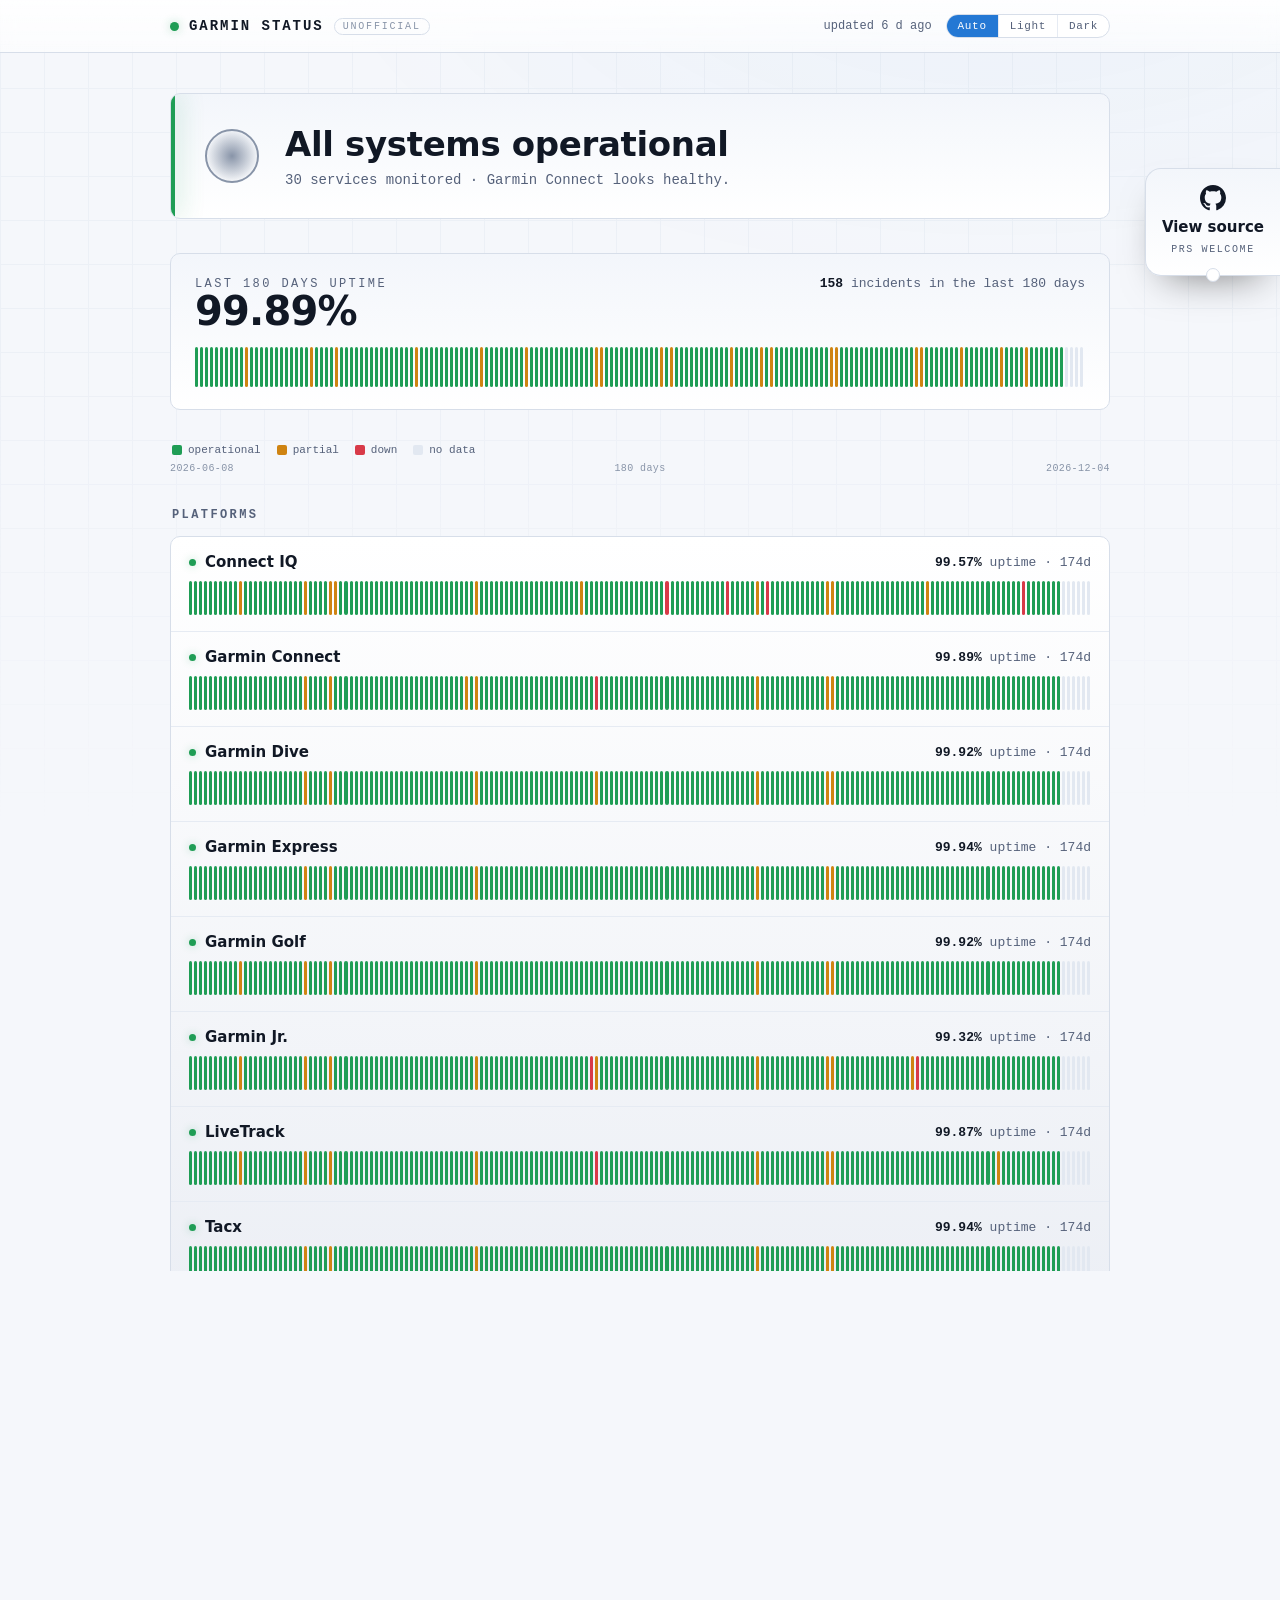
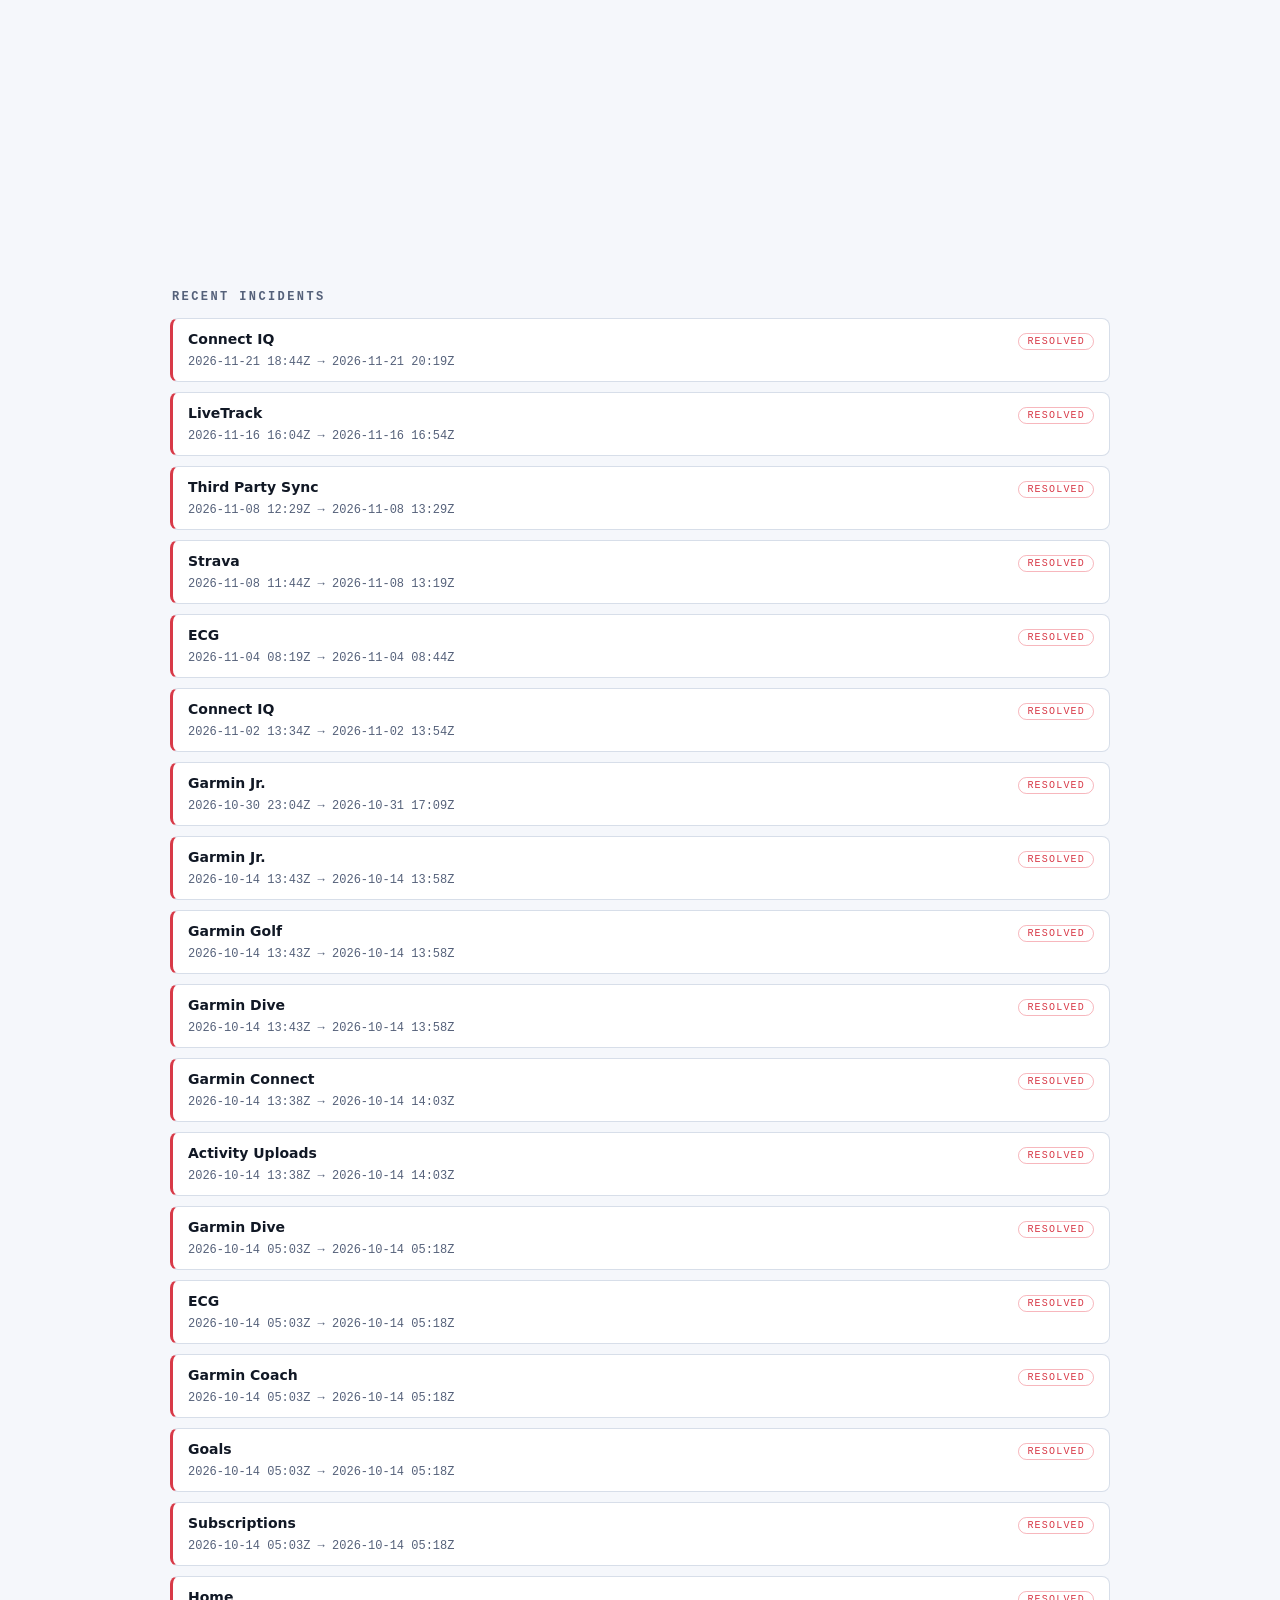
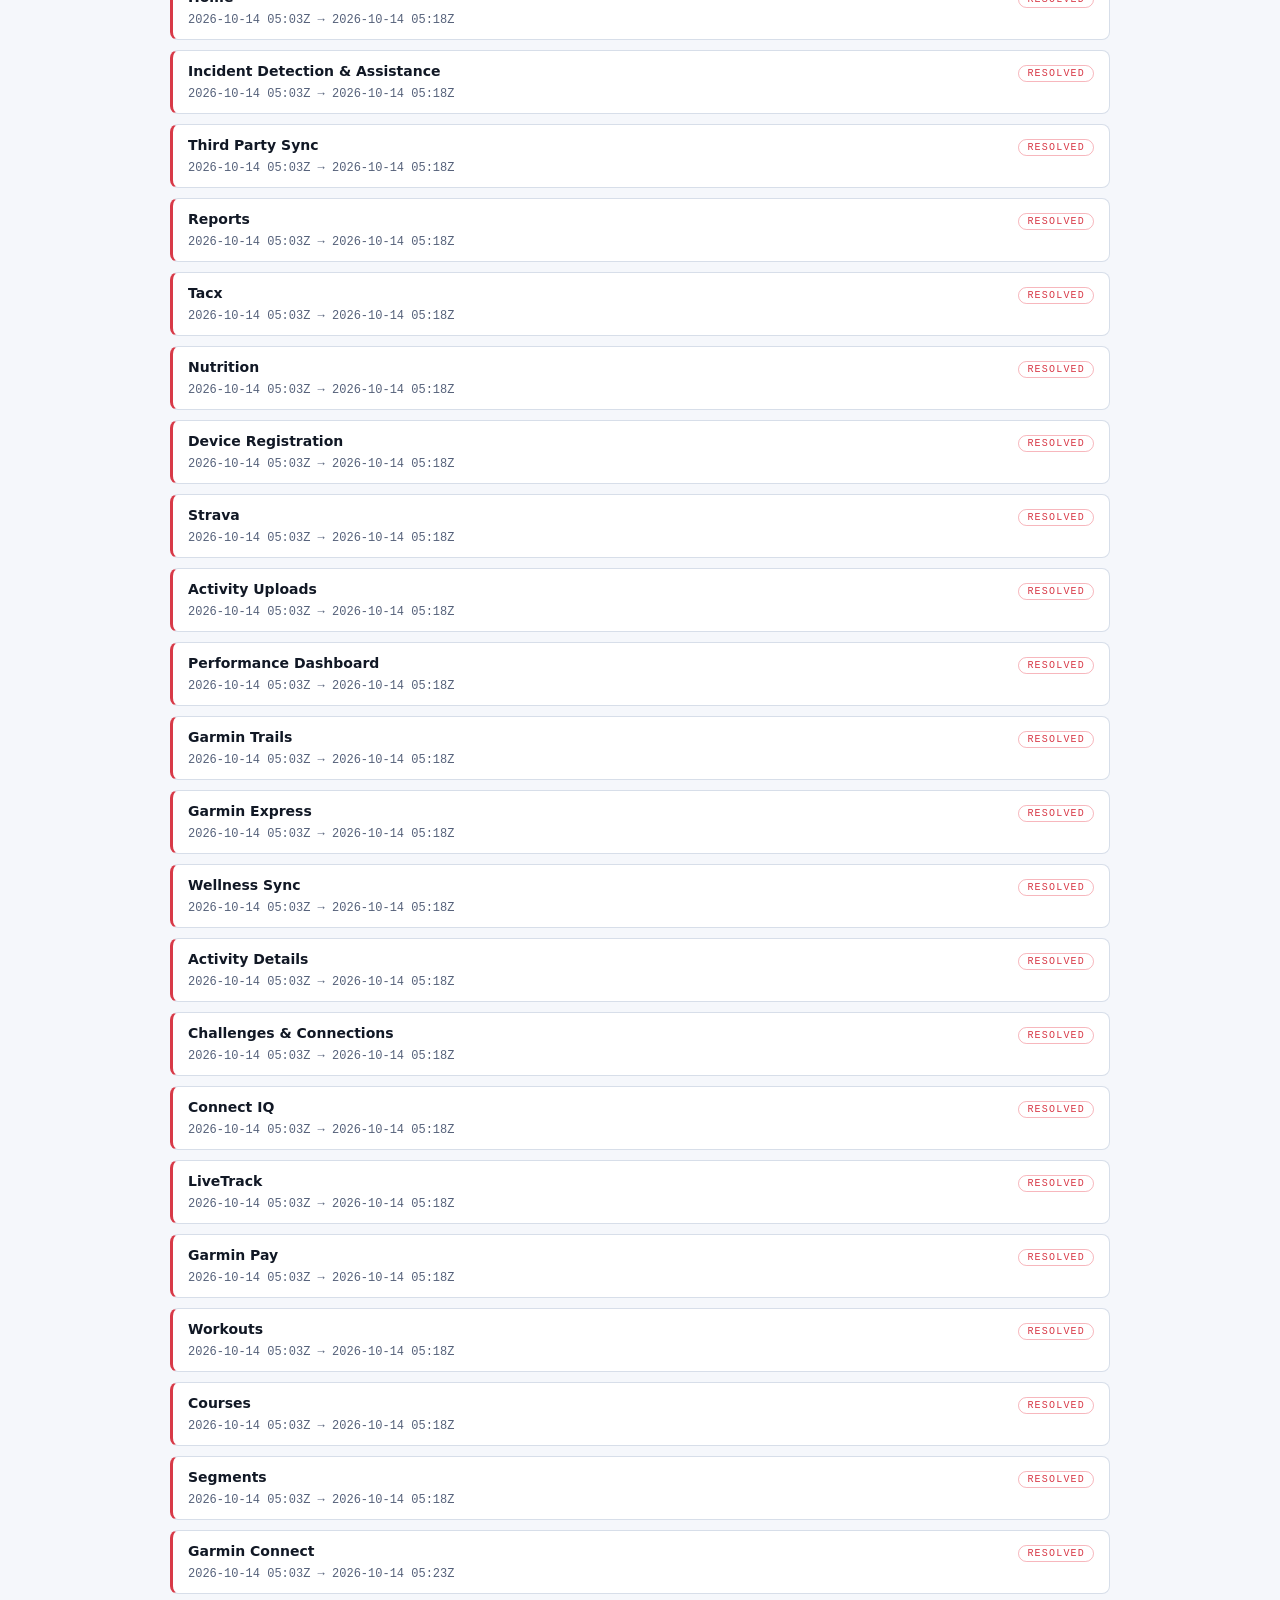
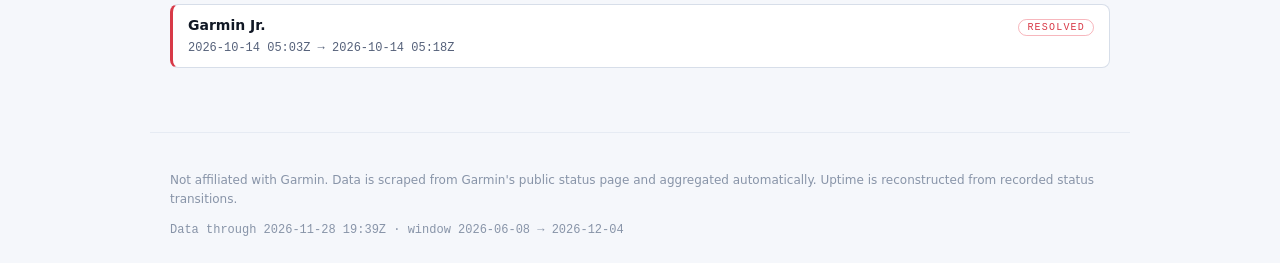
<file: index.html>
<!doctype html>
<html lang="en">
<head>
  <meta charset="utf-8" />
  <meta name="viewport" content="width=device-width, initial-scale=1" />
  <title>Garmin Status — unofficial uptime history</title>
  <meta name="description" content="Unofficial Garmin Connect status page with 180 days of uptime history." />
  <link rel="icon" href="data:image/svg+xml,%3Csvg xmlns='http://www.w3.org/2000/svg' viewBox='0 0 100 100'%3E%3Ctext y='.9em' font-size='90'%3E%F0%9F%93%A1%3C/text%3E%3C/svg%3E" />
  <script>
    // Apply the saved theme before first paint to avoid a flash. No stored
    // value (or "auto") leaves the attribute unset so prefers-color-scheme wins.
    (function () {
      try {
        var t = localStorage.getItem("theme");
        if (t === "light" || t === "dark") document.documentElement.dataset.theme = t;
      } catch (e) { /* ignore */ }
    })();
  </script>
  <link rel="stylesheet" href="style.css" />
</head>
<body>
  <div class="grid-bg" aria-hidden="true"></div>

  <header class="masthead">
    <div class="masthead__inner">
      <div class="brand">
        <span class="brand__dot" id="brandDot"></span>
        <span class="brand__name">GARMIN&nbsp;STATUS</span>
        <span class="brand__tag">unofficial</span>
      </div>
      <div class="masthead__right">
        <span class="masthead__meta" id="lastChecked">—</span>
        <div class="theme-toggle" id="themeToggle" role="group" aria-label="Theme">
          <button type="button" data-mode="auto" title="Follow system theme">Auto</button>
          <button type="button" data-mode="light" title="Light theme">Light</button>
          <button type="button" data-mode="dark" title="Dark theme">Dark</button>
        </div>
      </div>
    </div>
  </header>

  <main class="wrap" id="app" aria-live="polite">
    <section class="hero" id="hero">
      <div class="hero__pulse" id="heroPulse"></div>
      <div class="hero__text">
        <h1 class="hero__headline" id="heroHeadline">Loading status…</h1>
        <p class="hero__sub" id="heroSub">Fetching the last 180 days of uptime history.</p>
      </div>
    </section>

    <section class="summary" id="summary" hidden></section>

    <div id="sections"></div>

    <section class="incidents" id="incidentsSection" hidden>
      <h2 class="section__title">Recent incidents</h2>
      <ol class="incident-list" id="incidentList"></ol>
    </section>
  </main>

  <footer class="foot">
    <p>
      Not affiliated with Garmin. Data is scraped from Garmin's public status page and
      aggregated automatically. Uptime is reconstructed from recorded status transitions.
    </p>
    <p class="foot__span" id="footSpan"></p>
  </footer>

  <div class="tip" id="tip" role="tooltip" hidden></div>

  <a class="viewsource" href="https://github.com/tamcore/garminstatus" target="_blank" rel="noopener"
     aria-label="View source on GitHub — PRs welcome">
    <svg viewBox="0 0 16 16" width="26" height="26" aria-hidden="true" fill="currentColor">
      <path d="M8 0C3.58 0 0 3.58 0 8c0 3.54 2.29 6.53 5.47 7.59.4.07.55-.17.55-.38 0-.19-.01-.82-.01-1.49-2.01.37-2.53-.49-2.69-.94-.09-.23-.48-.94-.82-1.13-.28-.15-.68-.52-.01-.53.63-.01 1.08.58 1.23.82.72 1.21 1.87.87 2.33.66.07-.52.28-.87.51-1.07-1.78-.2-3.64-.89-3.64-3.95 0-.87.31-1.59.82-2.15-.08-.2-.36-1.02.08-2.12 0 0 .67-.21 2.2.82.64-.18 1.32-.27 2-.27.68 0 1.36.09 2 .27 1.53-1.04 2.2-.82 2.2-.82.44 1.1.16 1.92.08 2.12.51.56.82 1.27.82 2.15 0 3.07-1.87 3.75-3.65 3.95.29.25.54.73.54 1.48 0 1.07-.01 1.93-.01 2.2 0 .21.15.46.55.38A8.01 8.01 0 0 0 16 8c0-4.42-3.58-8-8-8Z"></path>
    </svg>
    <span class="viewsource__title">View source</span>
    <span class="viewsource__sub">PRs welcome</span>
  </a>

  <script src="app.js"></script>
</body>
</html>
</file>
<file: style.css>
/* Garmin Status — instrument-panel / industrial-minimal.
   One dark field, monospace data, semantic status accents. */

:root {
  /* non-color tokens (theme-independent) */
  --mono: ui-monospace, "SF Mono", "JetBrains Mono", "Fira Code", Menlo, Consolas, monospace;
  --sans: -apple-system, BlinkMacSystemFont, "Segoe UI", Inter, Roboto, system-ui, sans-serif;
  --radius: 10px;
  --maxw: 980px;
}

/* Dark theme — the default, and when explicitly selected. */
:root,
:root[data-theme="dark"] {
  --bg:        #0a0e14;
  --bg-2:      #0f141d;
  --panel:     #121824;
  --panel-2:   #161d2b;
  --line:      #212a3a;
  --line-soft: #1a2230;
  --text:      #e6edf6;
  --text-dim:  #8a97ad;
  --text-faint:#5a6678;

  --up:      #2ecc71;
  --up-glow: rgba(46, 204, 113, 0.55);
  --partial: #f0a92b;
  --down:    #ec4d5a;
  --down-glow: rgba(236, 77, 90, 0.5);
  --empty:   #232c3c;

  --accent:  #3ba9ff;

  --masthead-a: rgba(10, 14, 20, 0.92);
  --masthead-b: rgba(10, 14, 20, 0.62);
  --tip-bg:     #05070b;
  --glow-1:     rgba(59, 169, 255, 0.10);
  --glow-2:     rgba(46, 204, 113, 0.06);
  --grid-opacity: 0.5;
}

/* Light theme, when explicitly selected. */
:root[data-theme="light"] {
  --bg:        #f5f7fb;
  --bg-2:      #eceff5;
  --panel:     #ffffff;
  --panel-2:   #f3f6fb;
  --line:      #d7dee9;
  --line-soft: #e6ebf3;
  --text:      #111825;
  --text-dim:  #55617a;
  --text-faint:#8894a8;

  --up:      #1f9d55;
  --up-glow: rgba(31, 157, 85, 0.30);
  --partial: #cf8412;
  --down:    #d83a48;
  --down-glow: rgba(216, 58, 72, 0.28);
  --empty:   #e2e8f1;

  --accent:  #2478d4;

  --masthead-a: rgba(255, 255, 255, 0.92);
  --masthead-b: rgba(255, 255, 255, 0.60);
  --tip-bg:     #ffffff;
  --glow-1:     rgba(36, 120, 212, 0.08);
  --glow-2:     rgba(31, 157, 85, 0.05);
  --grid-opacity: 0.6;
}

/* Auto (no explicit choice) follows the OS preference. */
@media (prefers-color-scheme: light) {
  :root:not([data-theme]) {
    --bg:        #f5f7fb;
    --bg-2:      #eceff5;
    --panel:     #ffffff;
    --panel-2:   #f3f6fb;
    --line:      #d7dee9;
    --line-soft: #e6ebf3;
    --text:      #111825;
    --text-dim:  #55617a;
    --text-faint:#8894a8;

    --up:      #1f9d55;
    --up-glow: rgba(31, 157, 85, 0.30);
    --partial: #cf8412;
    --down:    #d83a48;
    --down-glow: rgba(216, 58, 72, 0.28);
    --empty:   #e2e8f1;

    --accent:  #2478d4;

    --masthead-a: rgba(255, 255, 255, 0.92);
    --masthead-b: rgba(255, 255, 255, 0.60);
    --tip-bg:     #ffffff;
    --glow-1:     rgba(36, 120, 212, 0.08);
    --glow-2:     rgba(31, 157, 85, 0.05);
    --grid-opacity: 0.6;
  }
}

* { box-sizing: border-box; }

html, body {
  margin: 0;
  padding: 0;
  background: var(--bg);
  color: var(--text);
  font-family: var(--sans);
  -webkit-font-smoothing: antialiased;
  text-rendering: optimizeLegibility;
}

body { min-height: 100vh; position: relative; overflow-x: hidden; }

/* Atmospheric grid + radial glow behind everything */
.grid-bg {
  position: fixed;
  inset: 0;
  z-index: 0;
  pointer-events: none;
  background:
    radial-gradient(1200px 620px at 78% -8%, var(--glow-1), transparent 60%),
    radial-gradient(900px 500px at 8% 110%, var(--glow-2), transparent 55%),
    linear-gradient(var(--line-soft) 1px, transparent 1px) 0 0 / 100% 44px,
    linear-gradient(90deg, var(--line-soft) 1px, transparent 1px) 0 0 / 44px 100%;
  mask-image: linear-gradient(180deg, #000 0%, #000 40%, transparent 92%);
  opacity: var(--grid-opacity);
}

.wrap { position: relative; z-index: 1; max-width: var(--maxw); margin: 0 auto; padding: 0 20px 64px; }

/* Masthead ------------------------------------------------------------ */
.masthead {
  position: sticky; top: 0; z-index: 5;
  backdrop-filter: blur(10px);
  background: linear-gradient(180deg, var(--masthead-a), var(--masthead-b));
  border-bottom: 1px solid var(--line);
}
.masthead__inner {
  max-width: var(--maxw); margin: 0 auto; padding: 14px 20px;
  display: flex; align-items: center; justify-content: space-between; gap: 16px;
}
.brand { display: flex; align-items: center; gap: 10px; }
.brand__dot {
  width: 9px; height: 9px; border-radius: 50%;
  background: var(--text-faint); box-shadow: 0 0 0 0 transparent;
  transition: background .4s ease, box-shadow .4s ease;
}
.brand__name { font-family: var(--mono); font-weight: 600; letter-spacing: .14em; font-size: 14px; }
.brand__tag {
  font-family: var(--mono); font-size: 10px; letter-spacing: .18em; text-transform: uppercase;
  color: var(--text-faint); border: 1px solid var(--line); border-radius: 999px; padding: 2px 8px;
}
.masthead__meta { font-family: var(--mono); font-size: 12px; color: var(--text-dim); }

/* Hero ---------------------------------------------------------------- */
.hero {
  position: relative;
  margin: 40px 0 34px;
  padding: 30px 30px 30px 34px;
  border: 1px solid var(--line);
  border-radius: var(--radius);
  background: linear-gradient(180deg, var(--panel-2), var(--panel));
  display: flex; align-items: center; gap: 26px;
  overflow: hidden;
}
.hero::before {
  content: ""; position: absolute; left: 0; top: 0; bottom: 0; width: 4px;
  background: var(--text-faint); transition: background .5s ease, box-shadow .5s ease;
}
.hero.is-up::before      { background: var(--up);      box-shadow: 0 0 26px 2px var(--up-glow); }
.hero.is-partial::before { background: var(--partial); box-shadow: 0 0 26px 2px rgba(240,169,43,.45); }
.hero.is-down::before    { background: var(--down);    box-shadow: 0 0 26px 2px var(--down-glow); }

.hero__pulse {
  flex: 0 0 auto; width: 54px; height: 54px; border-radius: 50%;
  background: radial-gradient(circle at 50% 50%, var(--text-faint), transparent 70%);
  position: relative;
}
.hero__pulse::after {
  content: ""; position: absolute; inset: 0; border-radius: 50%;
  border: 2px solid currentColor; color: var(--text-faint);
}
.hero.is-up .hero__pulse      { color: var(--up); }
.hero.is-partial .hero__pulse { color: var(--partial); }
.hero.is-down .hero__pulse    { color: var(--down); }
.hero.is-up .hero__pulse::after,
.hero.is-partial .hero__pulse::after,
.hero.is-down .hero__pulse::after { animation: ping 2.4s ease-out infinite; }
@keyframes ping {
  0%   { transform: scale(.55); opacity: .9; }
  70%  { transform: scale(1.25); opacity: 0; }
  100% { opacity: 0; }
}

.hero__headline { margin: 0; font-size: clamp(22px, 4vw, 34px); font-weight: 650; letter-spacing: -0.01em; }
.hero__sub { margin: 8px 0 0; color: var(--text-dim); font-size: 14px; font-family: var(--mono); }

/* Sections & service rows -------------------------------------------- */
.section { margin: 34px 0; animation: rise .5s both; }
.section__title {
  font-family: var(--mono); font-size: 12px; letter-spacing: .2em; text-transform: uppercase;
  color: var(--text-dim); margin: 0 0 14px; padding-left: 2px;
}

.panel {
  border: 1px solid var(--line); border-radius: var(--radius);
  background: linear-gradient(180deg, var(--panel), var(--bg-2));
  overflow: hidden;
}
.svc {
  padding: 16px 18px;
  border-top: 1px solid var(--line-soft);
}
.svc:first-child { border-top: none; }
.svc__head { display: flex; align-items: baseline; justify-content: space-between; gap: 12px; margin-bottom: 10px; }
.svc__name { font-weight: 560; font-size: 15px; display: flex; align-items: center; gap: 9px; }
.svc__name .pip { width: 7px; height: 7px; border-radius: 50%; background: var(--empty); flex: 0 0 auto; }
.svc__name.is-up .pip      { background: var(--up);      box-shadow: 0 0 8px var(--up-glow); }
.svc__name.is-down .pip    { background: var(--down);    box-shadow: 0 0 8px var(--down-glow); }
.svc__uptime { font-family: var(--mono); font-size: 13px; color: var(--text-dim); white-space: nowrap; }
.svc__uptime b { color: var(--text); font-weight: 600; }

/* 180-day bar strip */
.bars {
  display: flex; gap: 2px; align-items: stretch; height: 34px;
  overflow-x: auto; overflow-y: hidden; scrollbar-width: none;
}
.bars::-webkit-scrollbar { display: none; }
.bar {
  flex: 1 0 3px; min-width: 3px; border-radius: 2px;
  background: var(--empty);
  transition: transform .1s ease, filter .1s ease;
  cursor: default;
}
.bar.up      { background: var(--up); }
.bar.partial { background: var(--partial); }
.bar.down    { background: var(--down); }
.bar:hover { transform: scaleY(1.12); filter: brightness(1.25); }

.bars__axis {
  display: flex; justify-content: space-between;
  font-family: var(--mono); font-size: 10px; color: var(--text-faint);
  margin-top: 7px; letter-spacing: .04em;
}

/* Incidents ----------------------------------------------------------- */
.incidents { margin-top: 40px; }
.incident-list { list-style: none; margin: 0; padding: 0; display: grid; gap: 10px; }
.incident {
  border: 1px solid var(--line); border-left: 3px solid var(--down);
  border-radius: 8px; background: var(--panel);
  padding: 12px 15px;
}
.incident.ongoing { border-left-color: var(--partial); }
.incident__top { display: flex; justify-content: space-between; gap: 12px; align-items: baseline; }
.incident__svc { font-weight: 560; font-size: 14px; }
.incident__badge {
  font-family: var(--mono); font-size: 10px; letter-spacing: .12em; text-transform: uppercase;
  color: var(--down); border: 1px solid rgba(236,77,90,.4); border-radius: 999px; padding: 2px 8px;
}
.incident.ongoing .incident__badge { color: var(--partial); border-color: rgba(240,169,43,.45); }
.incident__when { font-family: var(--mono); font-size: 12px; color: var(--text-dim); margin-top: 5px; }
.incident__reasons { margin: 8px 0 0; padding-left: 16px; color: var(--text-dim); font-size: 13px; }

/* Footer -------------------------------------------------------------- */
.foot {
  position: relative; z-index: 1; max-width: var(--maxw); margin: 0 auto;
  padding: 26px 20px 48px; color: var(--text-faint); font-size: 12px; line-height: 1.6;
  border-top: 1px solid var(--line-soft);
}
.foot__span { font-family: var(--mono); margin-top: 6px; }

/* Tooltip ------------------------------------------------------------- */
.tip {
  position: fixed; z-index: 20; pointer-events: none;
  background: var(--tip-bg); border: 1px solid var(--line);
  border-radius: 7px; padding: 7px 10px; font-family: var(--mono); font-size: 11.5px;
  color: var(--text); box-shadow: 0 8px 26px rgba(0,0,0,.5);
  transform: translate(-50%, -120%); white-space: nowrap;
}
.tip .tip__date { color: var(--text-dim); }
.tip .tip__pct { font-weight: 600; }
.tip .tip__pct.up { color: var(--up); }
.tip .tip__pct.partial { color: var(--partial); }
.tip .tip__pct.down { color: var(--down); }
.tip .tip__pct.empty { color: var(--text-faint); }

/* Legend -------------------------------------------------------------- */
.legend { display: flex; gap: 16px; flex-wrap: wrap; margin: 6px 2px 0; font-family: var(--mono); font-size: 11px; color: var(--text-dim); }
.legend span { display: inline-flex; align-items: center; gap: 6px; }
.legend i { width: 10px; height: 10px; border-radius: 2px; display: inline-block; }
.legend .up { background: var(--up); }
.legend .partial { background: var(--partial); }
.legend .down { background: var(--down); }
.legend .empty { background: var(--empty); }

.error { color: var(--down); font-family: var(--mono); font-size: 14px; }

@keyframes rise { from { opacity: 0; transform: translateY(10px); } to { opacity: 1; transform: none; } }

@media (max-width: 560px) {
  .hero { padding: 22px; gap: 18px; }
  .hero__pulse { width: 42px; height: 42px; }
  .svc__head { flex-direction: column; gap: 4px; }
}

@media (prefers-reduced-motion: reduce) {
  * { animation: none !important; transition: none !important; }
}

/* Masthead right cluster + theme toggle -------------------------------- */
.masthead__right { display: flex; align-items: center; gap: 14px; }
.theme-toggle {
  display: inline-flex; border: 1px solid var(--line); border-radius: 999px;
  overflow: hidden; background: var(--panel);
}
.theme-toggle button {
  appearance: none; border: 0; background: transparent; cursor: pointer;
  font-family: var(--mono); font-size: 11px; letter-spacing: .06em;
  color: var(--text-dim); padding: 5px 11px;
  transition: background .15s ease, color .15s ease;
}
.theme-toggle button + button { border-left: 1px solid var(--line-soft); }
.theme-toggle button:hover { color: var(--text); }
.theme-toggle button[aria-pressed="true"] { background: var(--accent); color: #fff; }

/* Summary ------------------------------------------------------- */
.summary {
  margin: 8px 0 34px;
  border: 1px solid var(--line); border-radius: var(--radius);
  background: linear-gradient(180deg, var(--panel-2), var(--panel));
  padding: 22px 24px;
  animation: rise .5s both;
}
.summary__head {
  display: flex; align-items: baseline; justify-content: space-between;
  gap: 8px 24px; flex-wrap: wrap;
}
.summary__label {
  font-family: var(--mono); font-size: 12px; letter-spacing: .2em;
  text-transform: uppercase; color: var(--text-dim); margin: 0;
}
.summary__pct { font-size: clamp(28px, 5vw, 40px); font-weight: 680; letter-spacing: -.02em; line-height: 1; }
.summary__incidents { font-family: var(--mono); font-size: 13px; color: var(--text-dim); }
.summary__incidents b { color: var(--text); }
.summary .bars { margin-top: 16px; height: 40px; }

@media (max-width: 560px) {
  .masthead__inner { flex-wrap: wrap; gap: 10px; }
  .masthead__right { width: 100%; justify-content: space-between; }
}

/* "View source" edge tab (hugs the right edge, rounded left) ----------- */
.viewsource {
  position: fixed; right: 0; top: 168px; z-index: 15;
  display: inline-flex; flex-direction: column; align-items: center; gap: 8px;
  min-width: 108px; padding: 16px 16px 20px;
  border: 1px solid var(--line); border-right: 0;
  border-radius: 16px 0 0 16px;
  background: linear-gradient(180deg, var(--panel-2), var(--panel));
  color: var(--text); text-decoration: none;
  box-shadow: 0 18px 40px -20px rgba(0, 0, 0, 0.55);
  transition: transform .15s ease, box-shadow .15s ease;
}
.viewsource:hover { transform: translateX(-3px); box-shadow: 0 22px 48px -18px rgba(0, 0, 0, 0.65); }
.viewsource svg { color: var(--text); }
.viewsource__title { font-weight: 650; font-size: 15px; line-height: 1.1; }
.viewsource__sub {
  font-family: var(--mono); font-size: 10px; letter-spacing: .16em;
  text-transform: uppercase; color: var(--text-dim);
}
/* small notch/handle at the bottom center, like the reference */
.viewsource::after {
  content: ""; position: absolute; bottom: 0; left: 50%;
  width: 12px; height: 12px; border-radius: 50%;
  background: var(--panel); border: 1px solid var(--line);
  transform: translate(-50%, 50%);
}
@media (max-width: 560px) {
  .viewsource { top: auto; bottom: 16px; min-width: 82px; padding: 10px 10px 13px; gap: 4px; }
  .viewsource svg { width: 20px; height: 20px; }
  .viewsource__title { font-size: 13px; }
}
</file>
